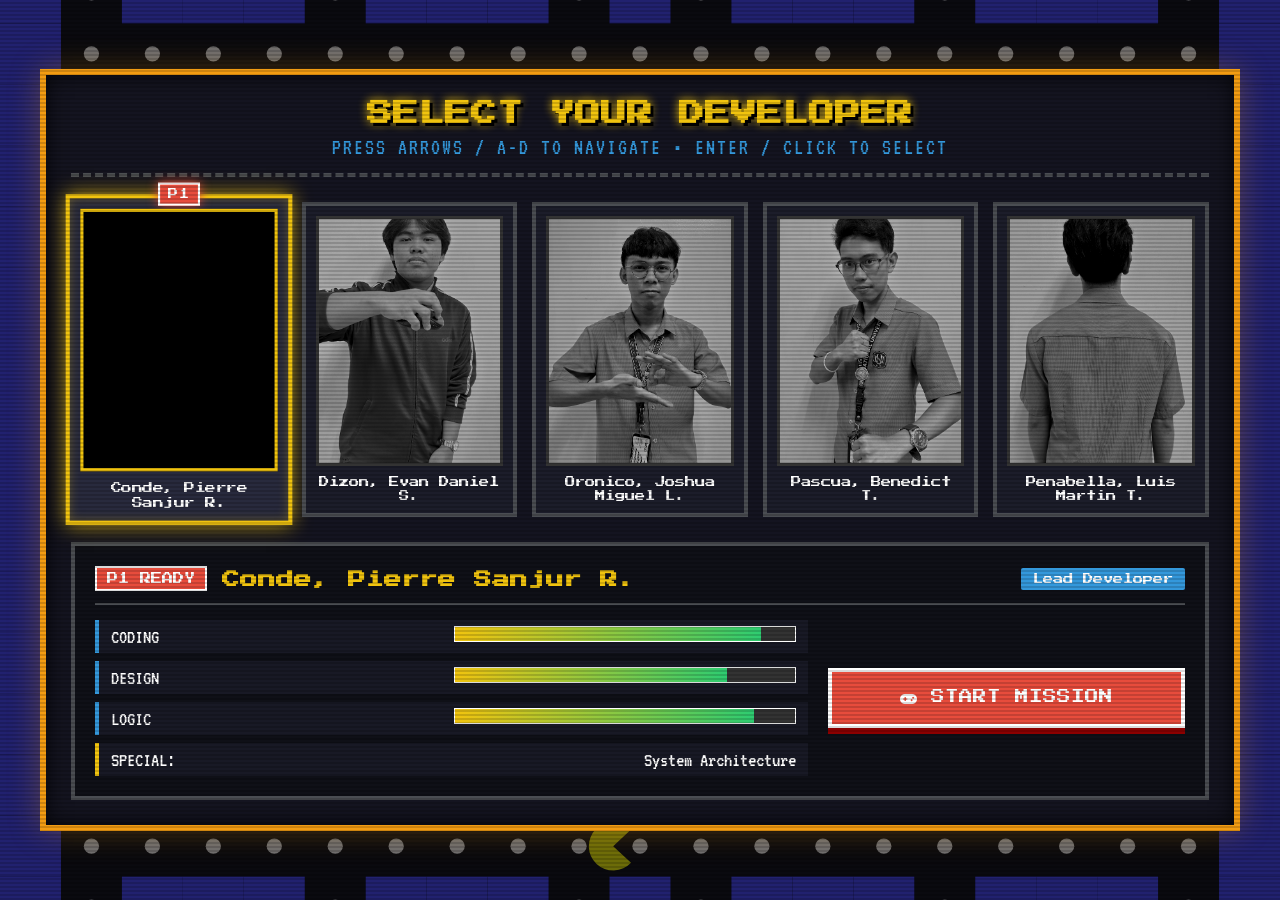
<file: index.html>
<!DOCTYPE html>
<html lang="en">
<head>
    <meta charset="UTF-8">
    <meta name="viewport" content="width=device-width, initial-scale=1.0">
    <title>Arcade Portfolio - Character Selection</title>
    <!-- Retro Fonts & Icons -->
    <link rel="preconnect" href="https://fonts.googleapis.com">
    <link rel="preconnect" href="https://fonts.gstatic.com" crossorigin>
    <link href="https://fonts.googleapis.com/css2?family=Press+Start+2P&family=VT323&display=swap" rel="stylesheet">
    <link rel="stylesheet" href="https://cdnjs.cloudflare.com/ajax/libs/font-awesome/6.4.0/css/all.min.css">
    <link rel="stylesheet" href="css/styles.css">
</head>
<body>
    <!-- Moving Background Canvas -->
    <canvas id="bg-canvas"></canvas>

    <div class="crt-overlay"></div>

    <div class="arcade-container">
        <!-- Arcade Header -->
        <header class="arcade-header">
            <h1 class="blink-title">SELECT YOUR DEVELOPER</h1>
            <p class="subtitle">PRESS ARROWS / A-D TO NAVIGATE • ENTER / CLICK TO SELECT</p>
        </header>

        <!-- 5-Character Grid -->
        <main class="character-grid" id="character-grid">
            <!-- Cards generated dynamically via JavaScript -->
        </main>

        <!-- Selected Character Stats & Info Panel -->
        <section class="character-detail-panel" id="detail-panel">
            <div class="panel-header">
                <span class="p1-indicator">P1 READY</span>
                <h2 id="selected-name">MEMBER NAME</h2>
                <span class="role-badge" id="selected-role">CLASS ROLE</span>
            </div>
            
            <div class="panel-body">
                <div class="stats-container" id="selected-stats">
                    <!-- Dynamic OOP Stats Rendered Here -->
                </div>
                <div class="action-container">
                    <button id="select-btn" class="arcade-btn">
                        <i class="fa-solid fa-gamepad"></i> START MISSION
                    </button>
                </div>
            </div>
        </section>
    </div>

    <!-- Modular JS Scripts (ES Modules) -->
    <script type="module" src="js/app.js"></script>
    
    <!-- Background Animation Script -->
    <script src="js/background.js"></script>
</body>
</html>
</file>
<file: css/styles.css>
:root {
    --bg-dark: #0a0a0f;
    --panel-bg: #141420; 
    --border-gold: #f39c12;
    --border-metal: #4a4d52;
    --neon-yellow: #f1c40f;
    --neon-red: #e74c3c;
    --neon-blue: #3498db;
    --neon-green: #2ecc71;
    --text-main: #ffffff;
    --font-arcade: 'Press Start 2P', monospace;
    --font-retro: 'VT323', monospace;
}

/* --- Moving 8-Bit Background Canvas --- */
#bg-canvas {
    position: fixed;
    top: 0;
    left: 0;
    width: 100vw;
    height: 100vh;
    z-index: 0; 
    pointer-events: none;
    opacity: 0.4; 
}

* {
    box-sizing: border-box;
    margin: 0;
    padding: 0;
    user-select: none;
}

body {
    background-color: var(--bg-dark); 
    color: var(--text-main);
    font-family: var(--font-arcade);
    min-height: 100vh;
    display: flex;
    justify-content: center;
    align-items: center;
    overflow-x: hidden;
    padding: 20px;
}

/* CRT Overlay Effect */
.crt-overlay {
    position: fixed;
    top: 0;
    left: 0;
    width: 100vw;
    height: 100vh;
    background: linear-gradient(rgba(18, 16, 16, 0) 50%, rgba(0, 0, 0, 0.25) 50%);
    background-size: 100% 4px;
    z-index: 99;
    pointer-events: none;
    opacity: 0.6;
}

/* Main Cabinet Container */
.arcade-container {
    width: 100%;
    max-width: 1200px;
    background-color: var(--panel-bg);
    border: 6px solid var(--border-gold);
    box-shadow: 0 0 30px rgba(243, 156, 18, 0.3), inset 0 0 20px rgba(0, 0, 0, 0.8);
    padding: 25px;
    display: flex;
    flex-direction: column;
    gap: 25px;
    position: relative;
    z-index: 1; 
}

/* Header */
.arcade-header {
    text-align: center;
    border-bottom: 4px dashed var(--border-metal);
    padding-bottom: 15px;
}

.blink-title {
    color: var(--neon-yellow);
    font-size: 1.6rem;
    text-shadow: 3px 3px 0px #000, 0 0 10px var(--neon-yellow);
    animation: blinkText 1.5s infinite;
}

.subtitle {
    font-family: var(--font-retro);
    font-size: 1.4rem;
    color: var(--neon-blue);
    margin-top: 10px;
    letter-spacing: 2px;
}

/* 5-Column Grid */
.character-grid {
    display: grid;
    grid-template-columns: repeat(5, 1fr);
    gap: 15px;
}

.character-card {
    background: #1c1d2a; 
    border: 4px solid var(--border-metal);
    padding: 10px;
    text-align: center;
    cursor: pointer;
    transition: transform 0.2s ease, border-color 0.2s ease, box-shadow 0.2s ease;
    position: relative;
}

.character-card .p1-badge {
    position: absolute;
    top: -15px;
    left: 50%;
    transform: translateX(-50%);
    background: var(--neon-red);
    color: #fff;
    font-size: 0.6rem;
    padding: 4px 8px;
    border: 2px solid #fff;
    display: none;
    box-shadow: 0 0 10px var(--neon-red);
}

.character-card.active {
    border-color: var(--neon-yellow);
    transform: translateY(-8px) scale(1.03);
    box-shadow: 0 0 20px var(--neon-yellow);
    background: #282a3d; 
}

.character-card.active .p1-badge {
    display: block;
}

.avatar-frame {
    width: 100%;
    aspect-ratio: 3 / 4;
    background-color: #000; 
    border: 2px solid var(--border-metal);
    overflow: hidden;
    margin-bottom: 10px;
    position: relative;
}

.avatar-frame img {
    width: 100%;
    height: 100%;
    object-fit: cover;
    filter: grayscale(80%);
    transition: filter 0.2s ease;
}

.character-card.active .avatar-frame img {
    filter: grayscale(0%);
}

.card-name {
    font-size: 0.65rem;
    color: #fff;
    line-height: 1.3;
    min-height: 2.2em;
    display: flex;
    align-items: center;
    justify-content: center;
}

/* Selected Detail Panel */
.character-detail-panel {
    background: #0f1017; 
    border: 4px solid var(--border-metal);
    padding: 20px;
}

.panel-header {
    display: flex;
    align-items: center;
    gap: 15px;
    border-bottom: 2px solid var(--border-metal);
    padding-bottom: 12px;
    margin-bottom: 15px;
    flex-wrap: wrap;
}

.p1-indicator {
    background: var(--neon-red);
    color: #fff;
    font-size: 0.7rem;
    padding: 5px 10px;
    border: 2px solid #fff;
}

#selected-name {
    font-size: 1.1rem;
    color: var(--neon-yellow);
    flex-grow: 1;
}

.role-badge {
    font-size: 0.65rem;
    background: var(--neon-blue);
    padding: 6px 12px;
    border-radius: 2px;
}

.panel-body {
    display: grid;
    grid-template-columns: 2fr 1fr;
    gap: 20px;
    align-items: center;
}

.stats-container {
    font-family: var(--font-retro);
    font-size: 1.3rem;
    display: flex;
    flex-direction: column;
    gap: 8px;
}

.stat-row {
    display: flex;
    justify-content: space-between;
    background: #181925; 
    padding: 6px 12px;
    border-left: 4px solid var(--neon-blue);
}

.bar-container {
    width: 50%;
    background: #333; 
    height: 16px;
    border: 1px solid #fff;
    overflow: hidden;
}

.bar-fill {
    height: 100%;
    background: linear-gradient(90deg, var(--neon-yellow), var(--neon-green));
    transition: width 0.3s ease;
}

.arcade-btn {
    width: 100%;
    height: 100%;
    min-height: 60px;
    background: var(--neon-red);
    color: #fff;
    font-family: var(--font-arcade);
    font-size: 0.85rem;
    border: 4px solid #fff;
    cursor: pointer;
    box-shadow: 0 6px 0 #8b0000;
    transition: transform 0.1s ease, box-shadow 0.1s ease;
}

.arcade-btn:hover {
    background: #ff5252;
}

.arcade-btn:active {
    transform: translateY(4px);
    box-shadow: 0 2px 0 #8b0000;
}

/* Keyframe Animations */
@keyframes blinkText {
    0%, 100% { opacity: 1; }
    50% { opacity: 0.4; }
}

.mission-start-overlay {
    animation: flashScreen 0.5s infinite;
}

@keyframes flashScreen {
    0% { background-color: var(--bg-dark); }
    50% { background-color: var(--neon-yellow); }
    100% { background-color: var(--bg-dark); }
}

/* Responsive Scaling */
@media (max-width: 900px) {
    .character-grid {
        grid-template-columns: repeat(3, 1fr);
    }
    .panel-body {
        grid-template-columns: 1fr;
    }
}

@media (max-width: 600px) {
    .character-grid {
        grid-template-columns: repeat(2, 1fr);
    }
}

/* --- Arcade Transition Effects for Polymorphism --- */

.mission-start-overlay {
    animation: flashArcade 0.15s infinite;
}

@keyframes flashArcade {
    0% { background-color: var(--bg-dark); }
    50% { background-color: var(--neon-yellow); }
    100% { background-color: var(--bg-dark); }
} 

.cyber-glitch-transition {
    animation: screenShake 0.1s infinite, glitchPulse 0.4s ease-in-out;
}

@keyframes screenShake {
    0% { transform: translate(2px, 1px) rotate(0deg); }
    20% { transform: translate(-1px, -2px) rotate(-1deg); }
    40% { transform: translate(-3px, 0px) rotate(1deg); }
    60% { transform: translate(0px, 2px) rotate(0deg); }
    80% { transform: translate(1px, -1px) rotate(1deg); }
    100% { transform: translate(-1px, 2px) rotate(-1deg); }
}

@keyframes glitchPulse {
    0% { filter: hue-rotate(0deg) contrast(100%); }
    50% { filter: hue-rotate(180deg) contrast(200%); }
    100% { filter: hue-rotate(360deg) contrast(100%); }
}

.design-warp-transition {
    animation: crtWarp 0.4s forwards ease-in-out;
}

@keyframes crtWarp {
    0% { transform: scale(1); filter: brightness(1); }
    50% { transform: scale(1.05); filter: brightness(1.8) drop-shadow(0 0 15px var(--neon-blue)); }
    100% { transform: scale(0.95); filter: brightness(0.5); }
}

/* Utility class to toggle element visibility */
.hidden {
    display: none !important;
}

/* Avatar Frame Container */
.avatar-frame {
    position: relative;
    width: 100%;
    aspect-ratio: 3 / 4;
    background-color: #000;
    border: 3px solid #333;
    overflow: hidden;
}

.avatar-frame img,
.avatar-frame video {
    width: 100%;
    height: 100%;
    object-fit: cover;
    display: block;
}

/* 1. INACTIVE CHARACTER: Grayscale, static, and stabilized frame */
.character-card:not(.active) .avatar-frame img {
    filter: grayscale(100%) contrast(110%) brightness(70%);
    transition: filter 0.3s ease;
}

/* Hover Preview: Partial color reveal before clicking */
.character-card:not(.active):hover .avatar-frame img {
    filter: grayscale(40%) contrast(100%) brightness(90%);
}

/* 2. ACTIVE / SELECTED CHARACTER: Full vibrant color + Gold Arcade Glow */
.character-card.active {
    border-color: #f1c40f !important;
    box-shadow: 0 0 18px rgba(241, 196, 15, 0.8), inset 0 0 10px rgba(241, 196, 15, 0.3);
    transform: scale(1.05);
}

.character-card.active .avatar-frame {
    border-color: #f1c40f;
}

.character-card.active .avatar-frame video {
    filter: grayscale(0%) brightness(105%) contrast(105%);
}
</file>
